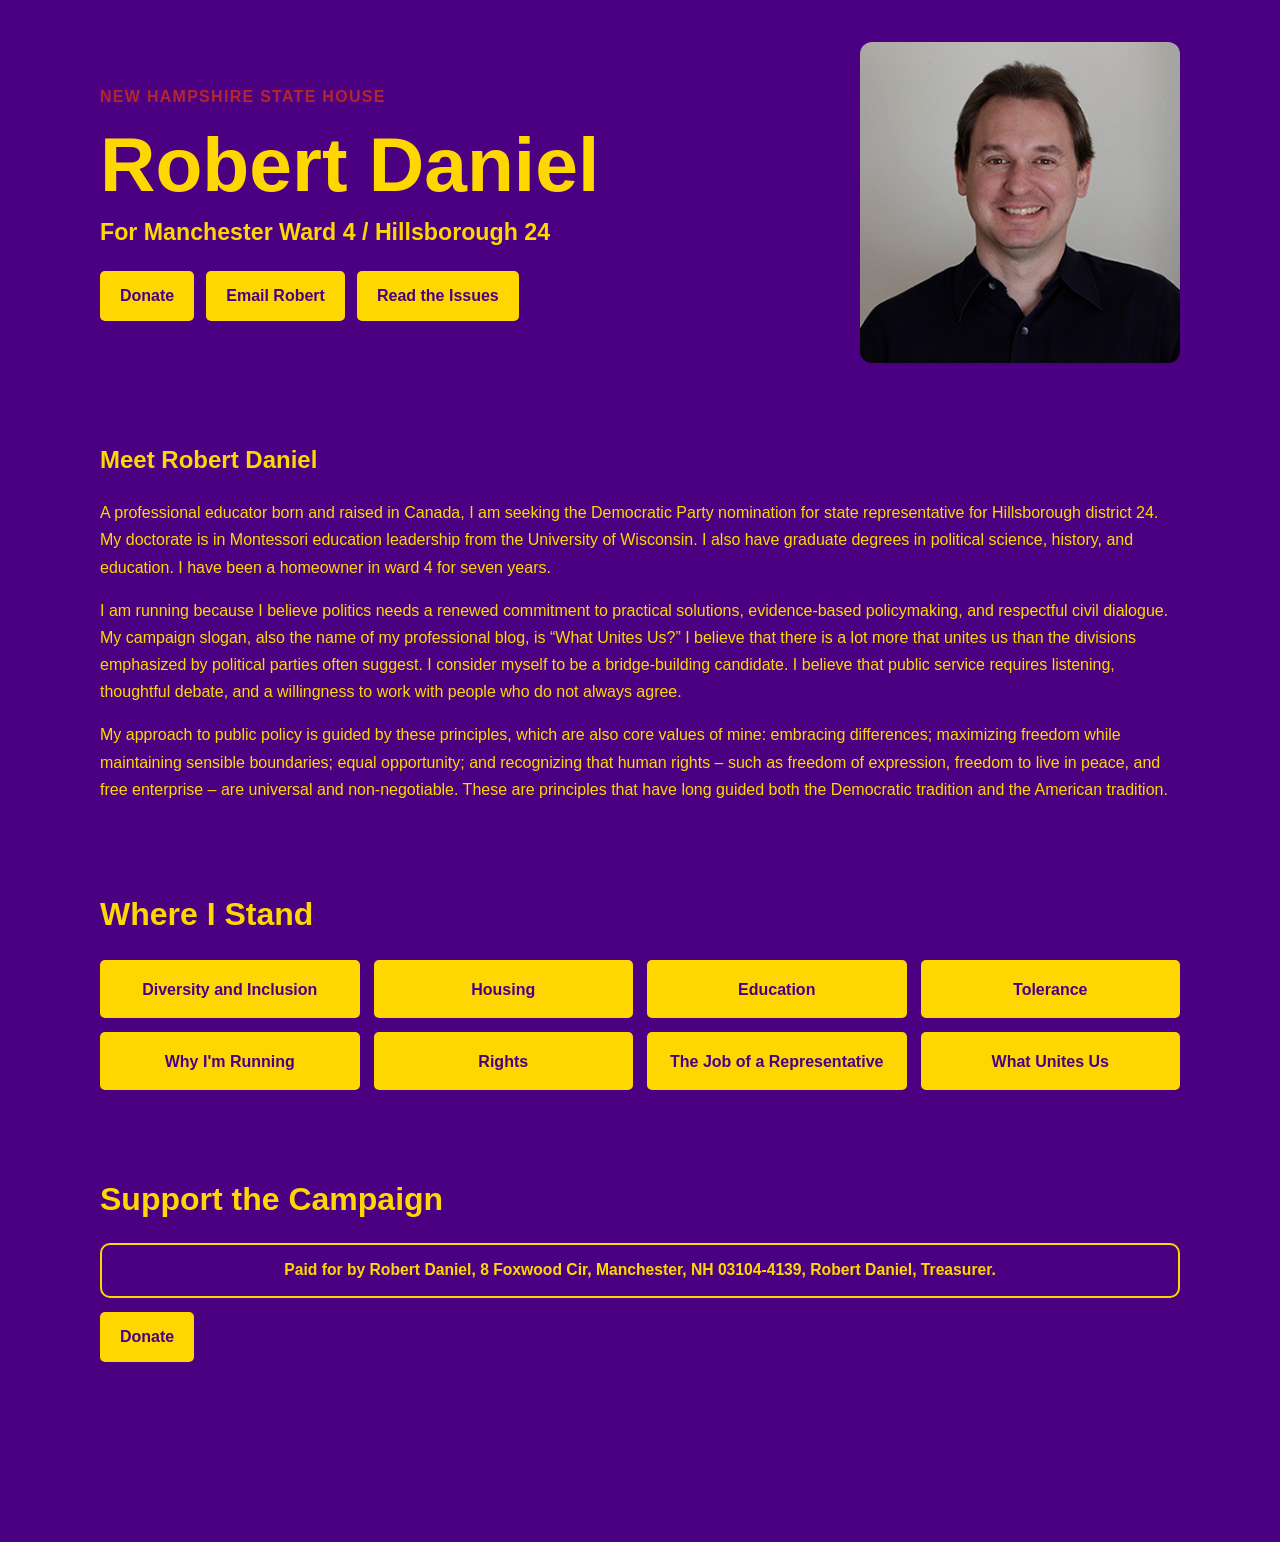
<file: index.html>
<!doctype html><html lang="en"><head><meta charset="utf-8"><meta name="viewport" content="width=device-width,initial-scale=1"><title>Robert Daniel for New Hampshire State House</title><link rel="stylesheet" href="style.css"></head><body><main>
<section class="top-hero"><div class="wrap top-grid">
<div class="top-copy"><div class="eyebrow">NEW HAMPSHIRE STATE HOUSE</div><h1>Robert Daniel</h1>
<div class="district-subtitle">For Manchester Ward 4 / Hillsborough 24</div>
<div class="hero-actions"><a class="btn" href="https://donate.stripe.com/14A14o3Le5su8xB4AfaR200">Donate</a><a class="btn" href="mailto:robertdanielforward4@proton.me">Email Robert</a><a class="btn" href="#issues">Read the Issues</a></div></div>
<div class="top-photo"><img src="images/robert-daniel.jpg" alt="Robert Daniel"></div>
</div></section>
<section class="meet-section"><div class="wrap meet-wrap"><h2>Meet Robert Daniel</h2><p>A professional educator born and raised in Canada, I am seeking the Democratic Party nomination for state representative for Hillsborough district 24. My doctorate is in Montessori education leadership from the University of Wisconsin. I also have graduate degrees in political science, history, and education. I have been a homeowner in ward 4 for seven years.</p><p>I am running because I believe politics needs a renewed commitment to practical solutions, evidence-based policymaking, and respectful civil dialogue. My campaign slogan, also the name of my professional blog, is “What Unites Us?” I believe that there is a lot more that unites us than the divisions emphasized by political parties often suggest. I consider myself to be a bridge-building candidate. I believe that public service requires listening, thoughtful debate, and a willingness to work with people who do not always agree.</p><p>My approach to public policy is guided by these principles, which are also core values of mine: embracing differences; maximizing freedom while maintaining sensible boundaries; equal opportunity; and recognizing that human rights – such as freedom of expression, freedom to live in peace, and free enterprise – are universal and non-negotiable. These are principles that have long guided both the Democratic tradition and the American tradition.</p></div></section>
<section class="where-stand" id="issues">
<div class="wrap">
<h2 class="section-title">Where I Stand</h2>
<div class="issue-button-grid">
<a class="btn issue-nav-btn" href="diversity-inclusion.html">Diversity and Inclusion</a>
<a class="btn issue-nav-btn" href="housing.html">Housing</a>
<a class="btn issue-nav-btn" href="education.html">Education</a>
<a class="btn issue-nav-btn" href="tolerance.html">Tolerance</a>
<a class="btn issue-nav-btn" href="why-running.html">Why I&#x27;m Running</a>

<a class="btn issue-nav-btn" href="rights.html">Rights</a>
<a class="btn issue-nav-btn" href="representative.html">The Job of a Representative</a>
<a class="btn issue-nav-btn" href="what-unites-us.html">What Unites Us</a></div>
</div>
</section>
<section id="donate"><div class="wrap"><h2 class="section-title">Support the Campaign</h2><p class="lead"></p><div class="campaign-disclaimer"><strong>Paid for by Robert Daniel, 8 Foxwood Cir, Manchester, NH 03104-4139, Robert Daniel, Treasurer.</strong></div><a class="btn primary" href="https://donate.stripe.com/14A14o3Le5su8xB4AfaR200">Donate</a></div></section>
</main>
<footer><div class="wrap"><strong></strong><p class="small"></p></div>

</footer>
</body></html>
</file>
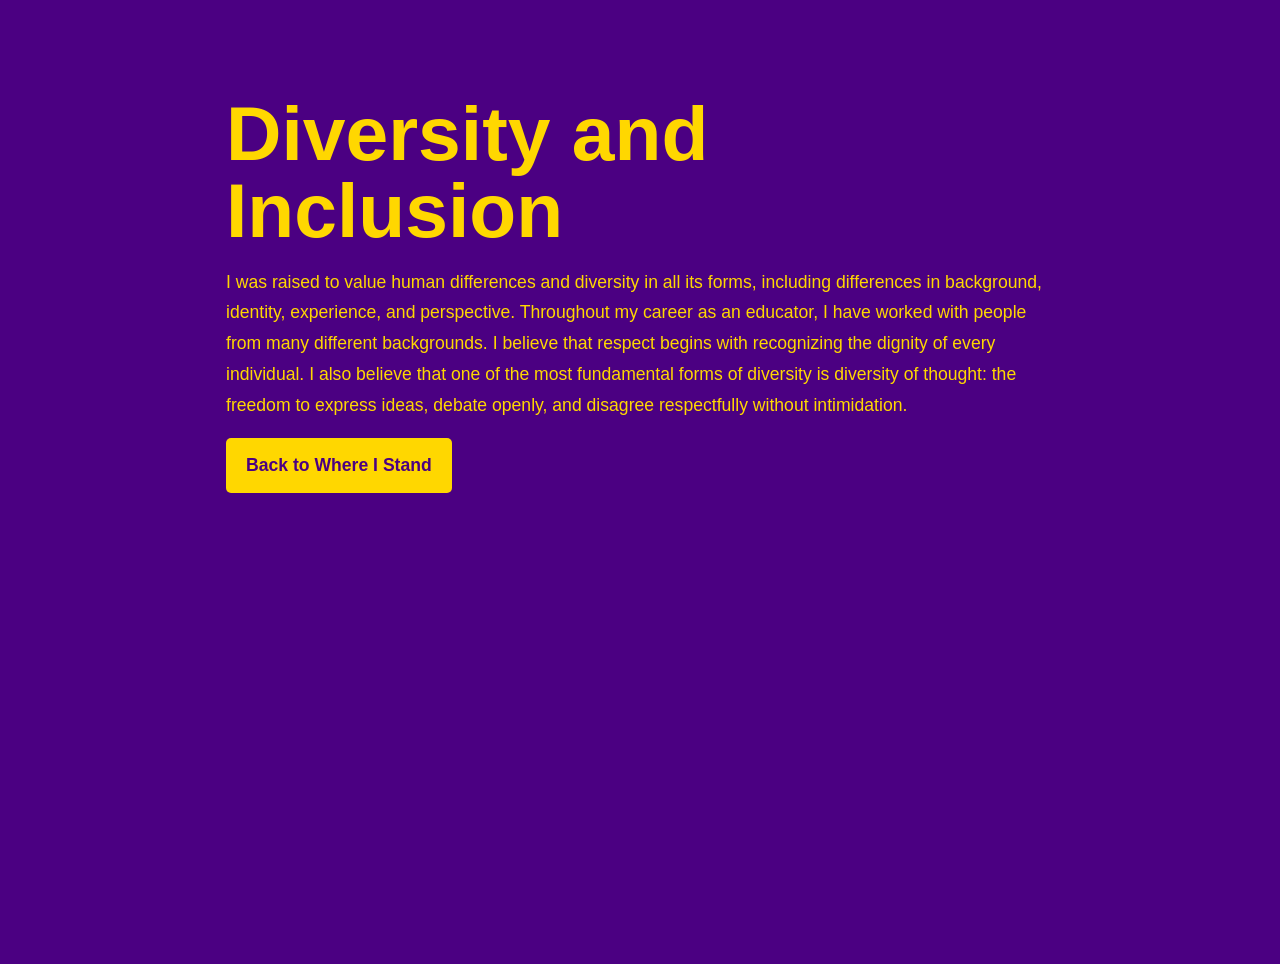
<file: diversity-inclusion.html>
<!doctype html><html lang="en"><head><meta charset="utf-8"><meta name="viewport" content="width=device-width,initial-scale=1"><title>Candidate Website Prototype</title><link rel="stylesheet" href="style.css"></head><body><main>
<section class="issue-detail">
<div class="wrap">
<h1>Diversity and Inclusion</h1>
<p>I was raised to value human differences and diversity in all its forms, including differences in background, identity, experience, and perspective. Throughout my career as an educator, I have worked with people from many different backgrounds. I believe that respect begins with recognizing the dignity of every individual. I also believe that one of the most fundamental forms of diversity is diversity of thought: the freedom to express ideas, debate openly, and disagree respectfully without intimidation.</p>
<p><a class="btn" href="index.html#issues">Back to Where I Stand</a></p>
</div>
</section>
</main></body></html>
</file>
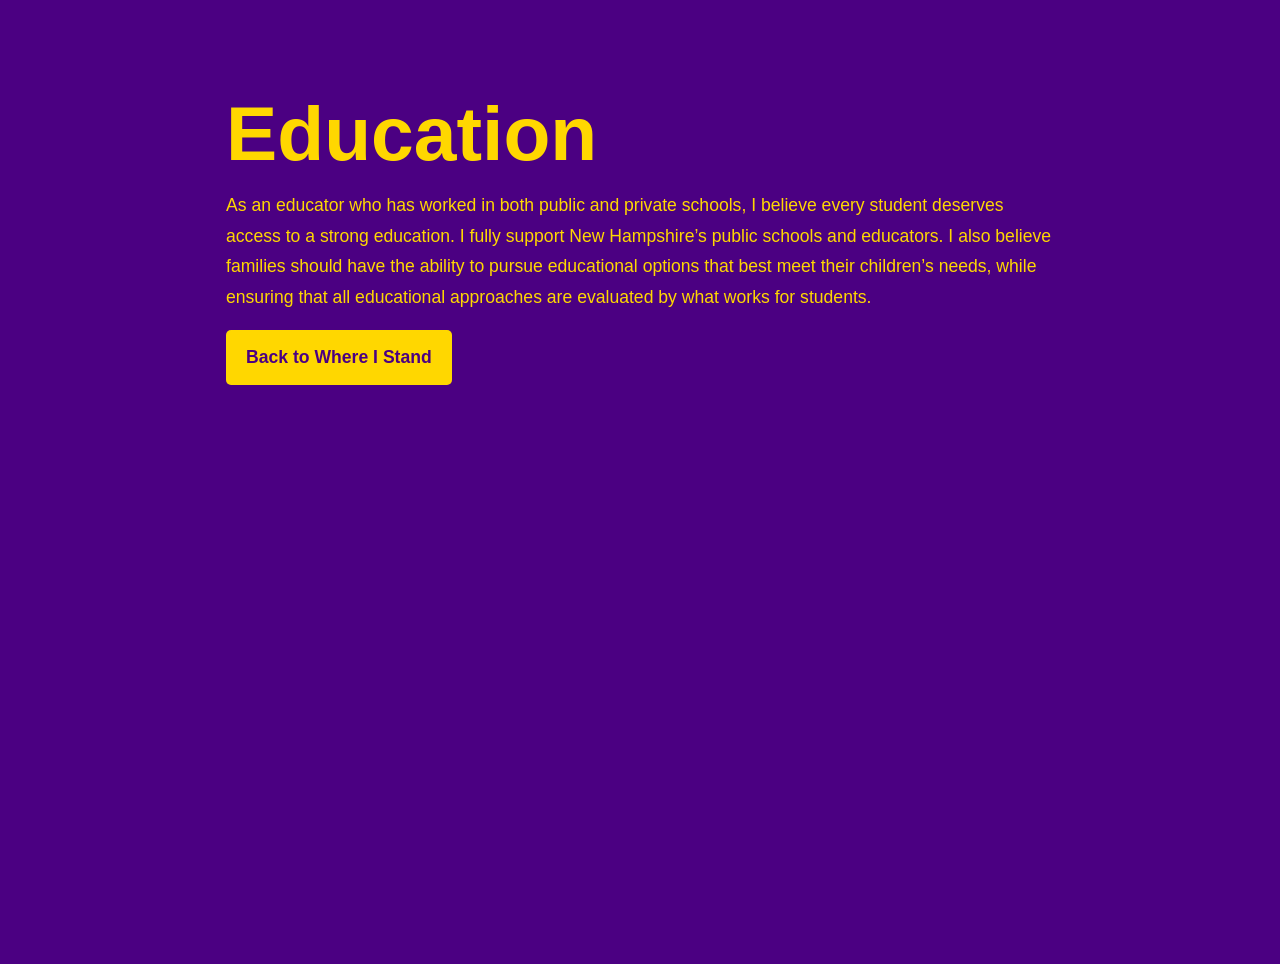
<file: education.html>
<!doctype html><html lang="en"><head><meta charset="utf-8"><meta name="viewport" content="width=device-width,initial-scale=1"><title>Candidate Website Prototype</title><link rel="stylesheet" href="style.css"></head><body><main>
<section class="issue-detail">
<div class="wrap">
<h1>Education</h1>
<p>As an educator who has worked in both public and private schools, I believe every student deserves access to a strong education. I fully support New Hampshire’s public schools and educators. I also believe families should have the ability to pursue educational options that best meet their children’s needs, while ensuring that all educational approaches are evaluated by what works for students.</p>
<p><a class="btn" href="index.html#issues">Back to Where I Stand</a></p>
</div>
</section>
</main></body></html>
</file>
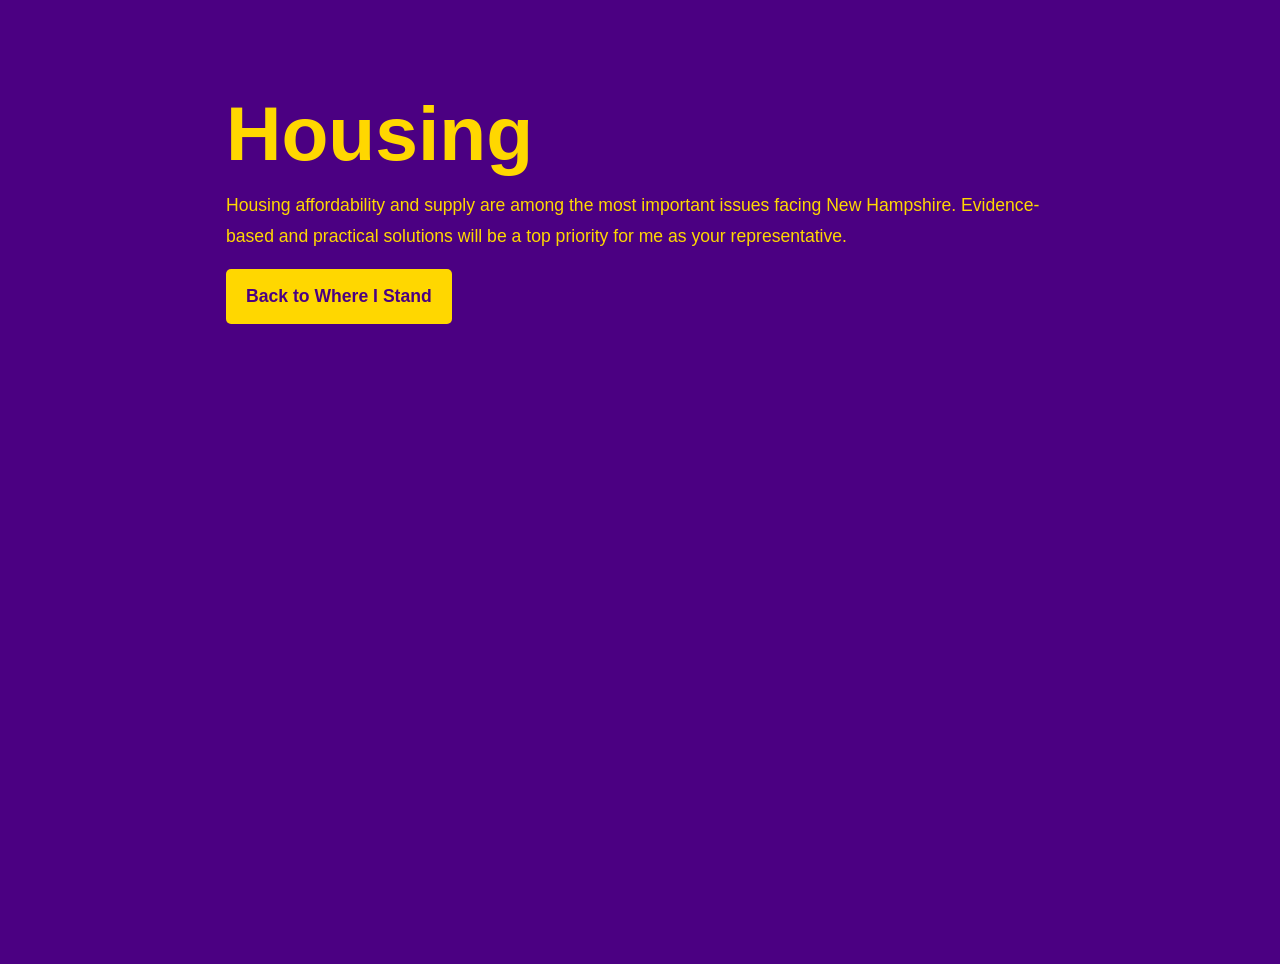
<file: housing.html>
<!doctype html><html lang="en"><head><meta charset="utf-8"><meta name="viewport" content="width=device-width,initial-scale=1"><title>Candidate Website Prototype</title><link rel="stylesheet" href="style.css"></head><body><main>
<section class="issue-detail">
<div class="wrap">
<h1>Housing</h1>
<p>Housing affordability and supply are among the most important issues facing New Hampshire. Evidence-based and practical solutions will be a top priority for me as your representative.</p>
<p><a class="btn" href="index.html#issues">Back to Where I Stand</a></p>
</div>
</section>
</main></body></html>
</file>
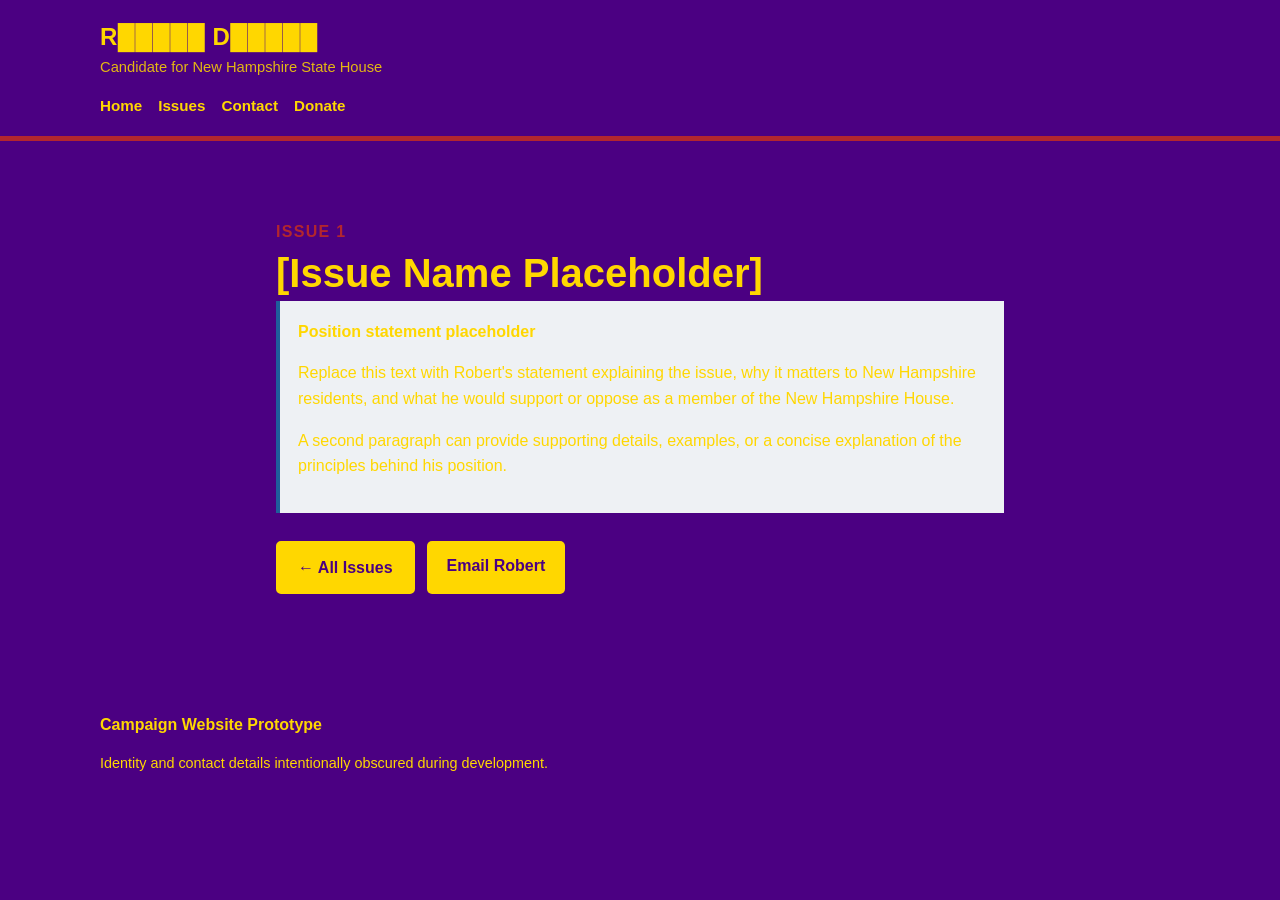
<file: issue1.html>
<!doctype html><html lang="en"><head><meta charset="utf-8"><meta name="viewport" content="width=device-width,initial-scale=1"><title>Issue 1 | Campaign Prototype</title><link rel="stylesheet" href="style.css"></head><body><header><div class="wrap"><div class="brand"><div><a class="candidate" href="index.html">R█████ D█████</a><div class="office">Candidate for New Hampshire State House</div></div></div><nav><a href="index.html">Home</a><a href="index.html#issues">Issues</a><a href="index.html#contact">Contact</a><a href="index.html#donate">Donate</a></nav></div></header><main class="wrap"><article class="issue"><div class="eyebrow">Issue 1</div><h1>[Issue Name Placeholder]</h1><div class="placeholder"><strong>Position statement placeholder</strong><p>Replace this text with Robert's statement explaining the issue, why it matters to New Hampshire residents, and what he would support or oppose as a member of the New Hampshire House.</p><p>A second paragraph can provide supporting details, examples, or a concise explanation of the principles behind his position.</p></div><div class="actions"><a class="btn outline" href="index.html#issues">← All Issues</a><a class="btn secondary" href="mailto:████████████████████@proton.me">Email Robert</a></div></article></main><footer><div class="wrap"><strong>Campaign Website Prototype</strong><p class="small">Identity and contact details intentionally obscured during development.</p></div></footer></body></html>
</file>
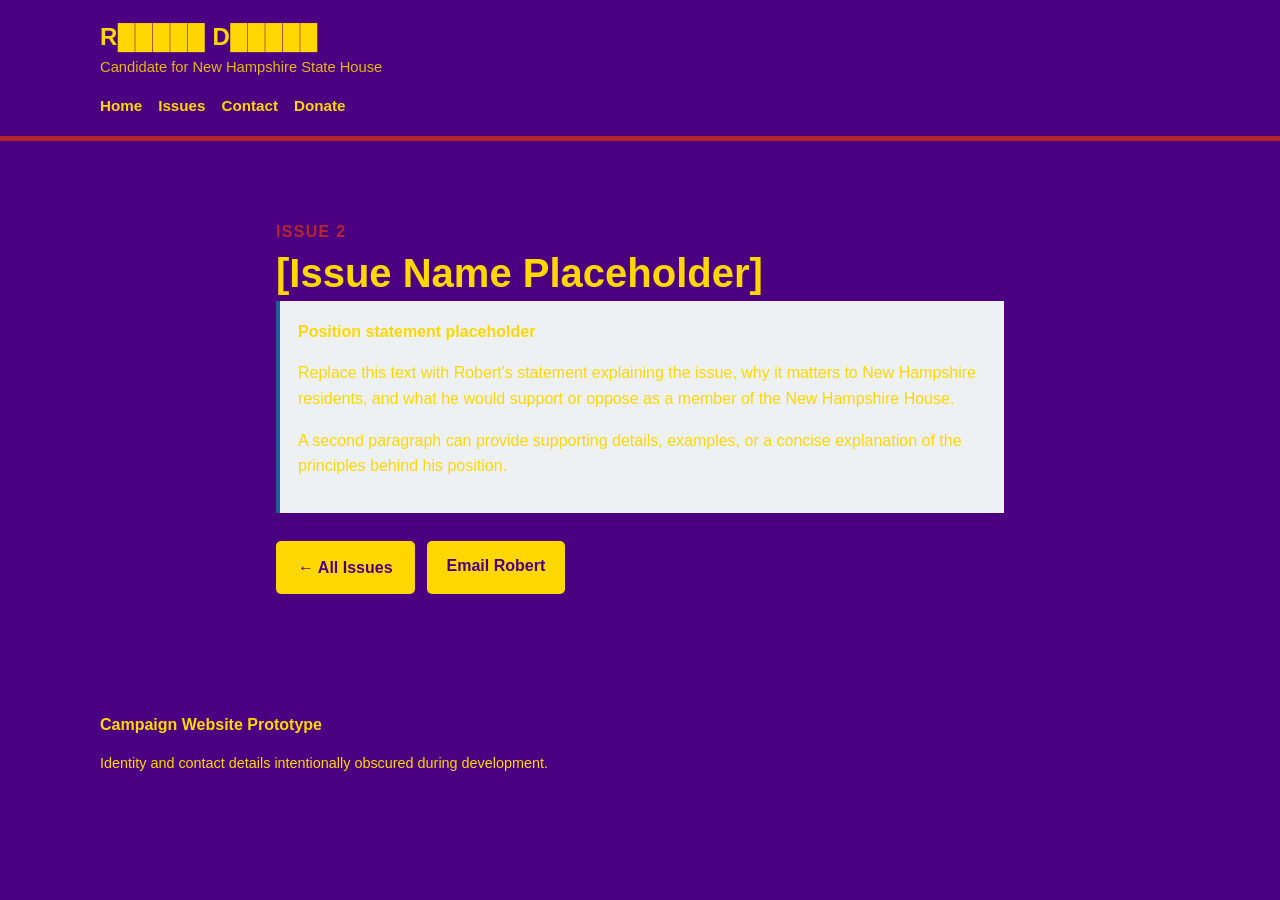
<file: issue2.html>
<!doctype html><html lang="en"><head><meta charset="utf-8"><meta name="viewport" content="width=device-width,initial-scale=1"><title>Issue 2 | Campaign Prototype</title><link rel="stylesheet" href="style.css"></head><body><header><div class="wrap"><div class="brand"><div><a class="candidate" href="index.html">R█████ D█████</a><div class="office">Candidate for New Hampshire State House</div></div></div><nav><a href="index.html">Home</a><a href="index.html#issues">Issues</a><a href="index.html#contact">Contact</a><a href="index.html#donate">Donate</a></nav></div></header><main class="wrap"><article class="issue"><div class="eyebrow">Issue 2</div><h1>[Issue Name Placeholder]</h1><div class="placeholder"><strong>Position statement placeholder</strong><p>Replace this text with Robert's statement explaining the issue, why it matters to New Hampshire residents, and what he would support or oppose as a member of the New Hampshire House.</p><p>A second paragraph can provide supporting details, examples, or a concise explanation of the principles behind his position.</p></div><div class="actions"><a class="btn outline" href="index.html#issues">← All Issues</a><a class="btn secondary" href="mailto:████████████████████@proton.me">Email Robert</a></div></article></main><footer><div class="wrap"><strong>Campaign Website Prototype</strong><p class="small">Identity and contact details intentionally obscured during development.</p></div></footer></body></html>
</file>
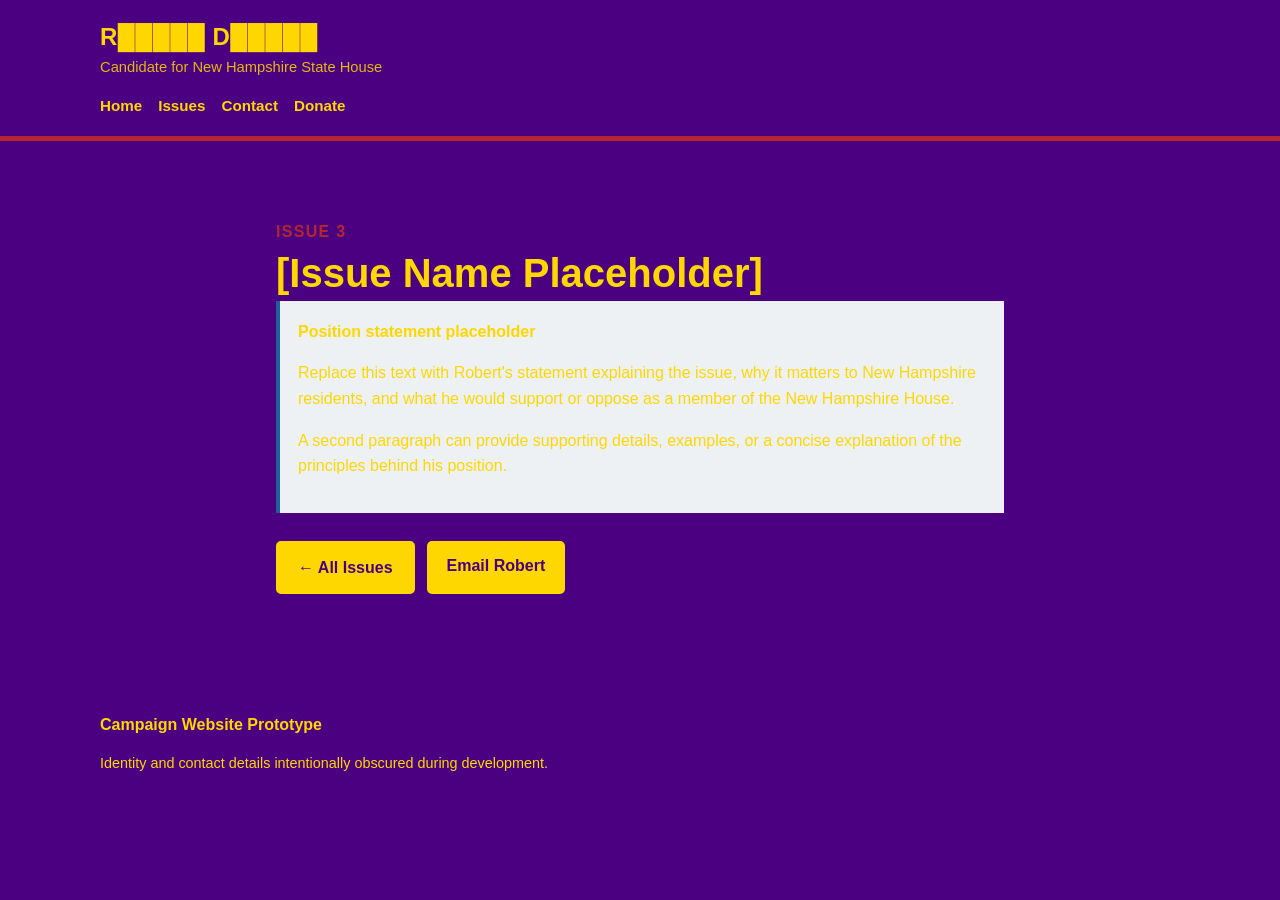
<file: issue3.html>
<!doctype html><html lang="en"><head><meta charset="utf-8"><meta name="viewport" content="width=device-width,initial-scale=1"><title>Issue 3 | Campaign Prototype</title><link rel="stylesheet" href="style.css"></head><body><header><div class="wrap"><div class="brand"><div><a class="candidate" href="index.html">R█████ D█████</a><div class="office">Candidate for New Hampshire State House</div></div></div><nav><a href="index.html">Home</a><a href="index.html#issues">Issues</a><a href="index.html#contact">Contact</a><a href="index.html#donate">Donate</a></nav></div></header><main class="wrap"><article class="issue"><div class="eyebrow">Issue 3</div><h1>[Issue Name Placeholder]</h1><div class="placeholder"><strong>Position statement placeholder</strong><p>Replace this text with Robert's statement explaining the issue, why it matters to New Hampshire residents, and what he would support or oppose as a member of the New Hampshire House.</p><p>A second paragraph can provide supporting details, examples, or a concise explanation of the principles behind his position.</p></div><div class="actions"><a class="btn outline" href="index.html#issues">← All Issues</a><a class="btn secondary" href="mailto:████████████████████@proton.me">Email Robert</a></div></article></main><footer><div class="wrap"><strong>Campaign Website Prototype</strong><p class="small">Identity and contact details intentionally obscured during development.</p></div></footer></body></html>
</file>
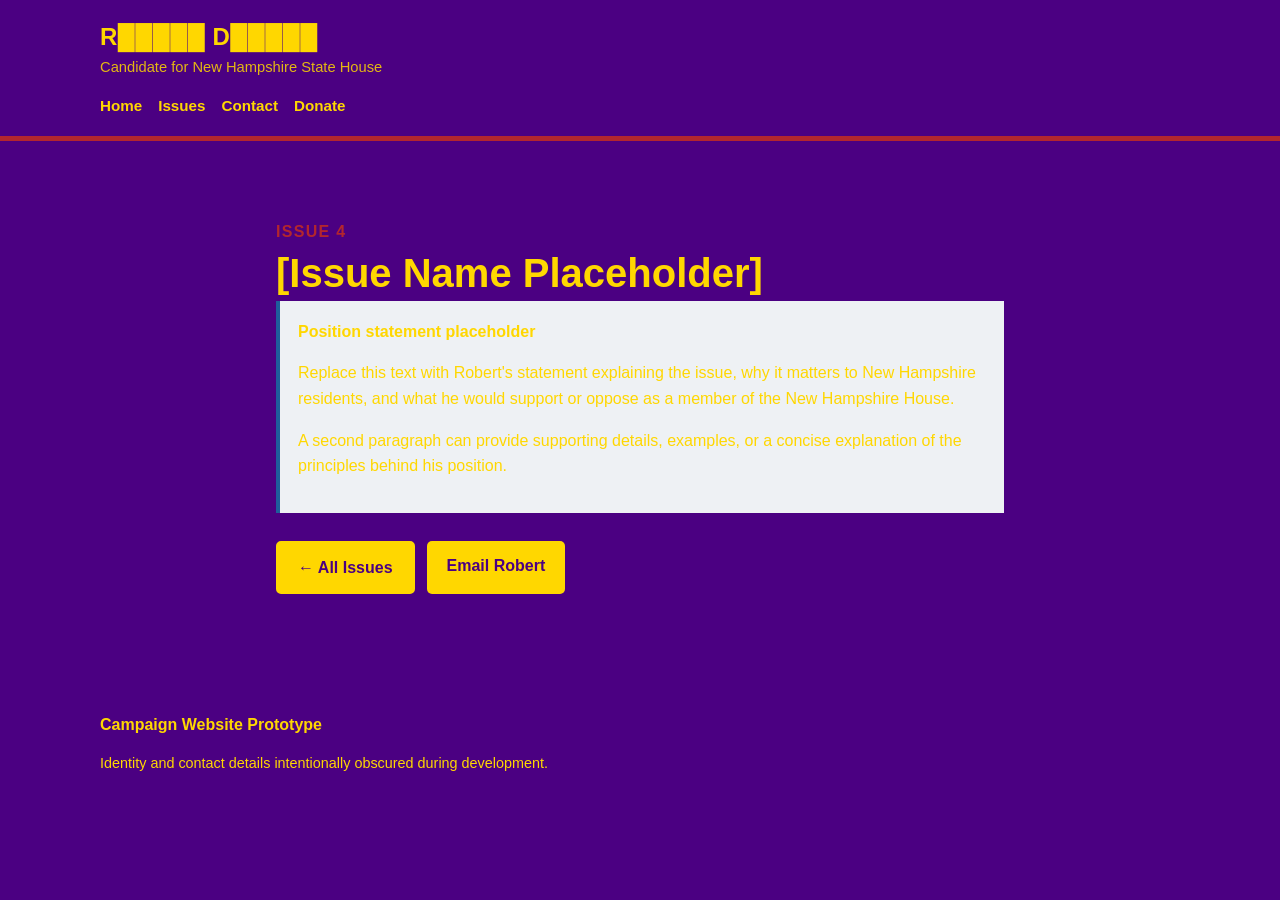
<file: issue4.html>
<!doctype html><html lang="en"><head><meta charset="utf-8"><meta name="viewport" content="width=device-width,initial-scale=1"><title>Issue 4 | Campaign Prototype</title><link rel="stylesheet" href="style.css"></head><body><header><div class="wrap"><div class="brand"><div><a class="candidate" href="index.html">R█████ D█████</a><div class="office">Candidate for New Hampshire State House</div></div></div><nav><a href="index.html">Home</a><a href="index.html#issues">Issues</a><a href="index.html#contact">Contact</a><a href="index.html#donate">Donate</a></nav></div></header><main class="wrap"><article class="issue"><div class="eyebrow">Issue 4</div><h1>[Issue Name Placeholder]</h1><div class="placeholder"><strong>Position statement placeholder</strong><p>Replace this text with Robert's statement explaining the issue, why it matters to New Hampshire residents, and what he would support or oppose as a member of the New Hampshire House.</p><p>A second paragraph can provide supporting details, examples, or a concise explanation of the principles behind his position.</p></div><div class="actions"><a class="btn outline" href="index.html#issues">← All Issues</a><a class="btn secondary" href="mailto:████████████████████@proton.me">Email Robert</a></div></article></main><footer><div class="wrap"><strong>Campaign Website Prototype</strong><p class="small">Identity and contact details intentionally obscured during development.</p></div></footer></body></html>
</file>
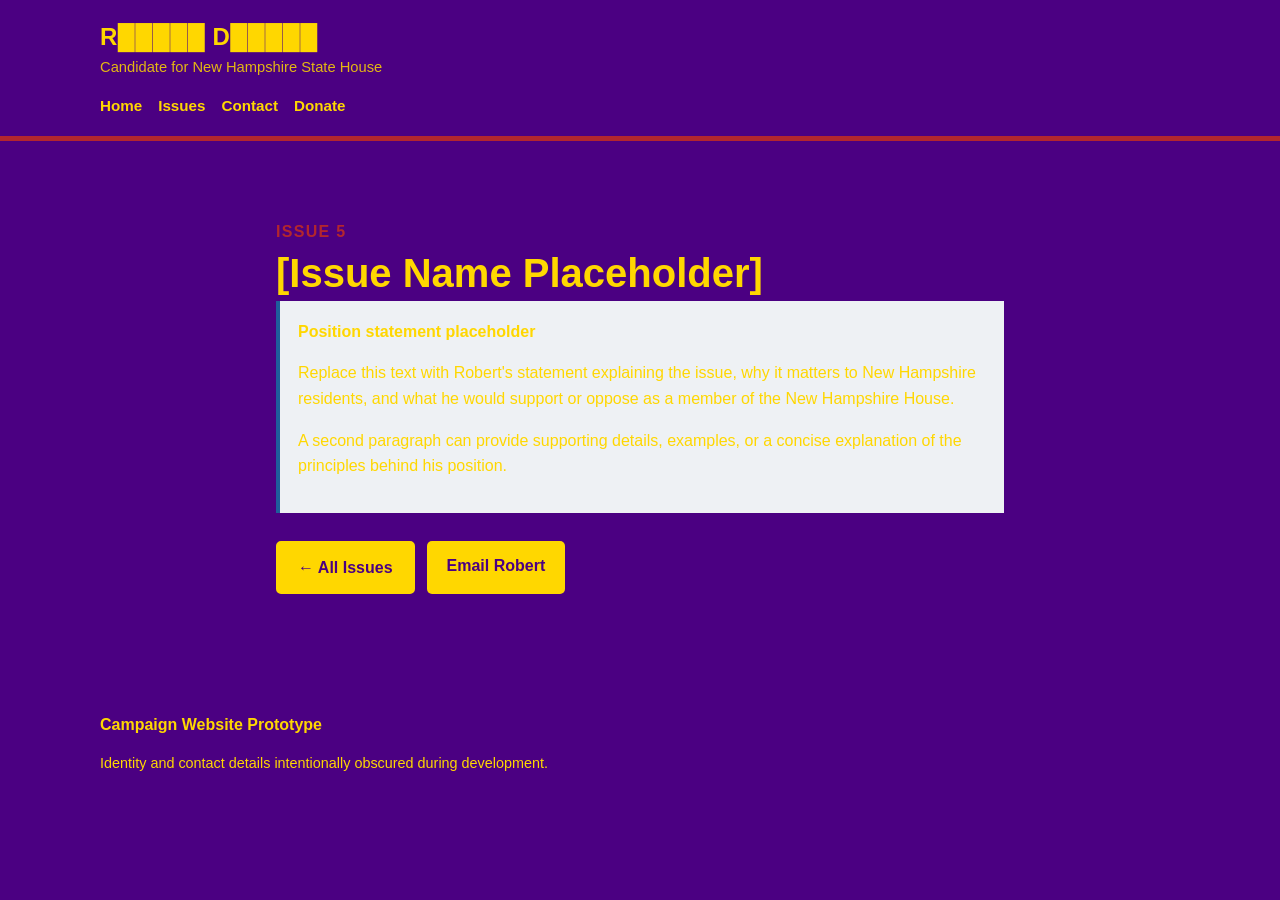
<file: issue5.html>
<!doctype html><html lang="en"><head><meta charset="utf-8"><meta name="viewport" content="width=device-width,initial-scale=1"><title>Issue 5 | Campaign Prototype</title><link rel="stylesheet" href="style.css"></head><body><header><div class="wrap"><div class="brand"><div><a class="candidate" href="index.html">R█████ D█████</a><div class="office">Candidate for New Hampshire State House</div></div></div><nav><a href="index.html">Home</a><a href="index.html#issues">Issues</a><a href="index.html#contact">Contact</a><a href="index.html#donate">Donate</a></nav></div></header><main class="wrap"><article class="issue"><div class="eyebrow">Issue 5</div><h1>[Issue Name Placeholder]</h1><div class="placeholder"><strong>Position statement placeholder</strong><p>Replace this text with Robert's statement explaining the issue, why it matters to New Hampshire residents, and what he would support or oppose as a member of the New Hampshire House.</p><p>A second paragraph can provide supporting details, examples, or a concise explanation of the principles behind his position.</p></div><div class="actions"><a class="btn outline" href="index.html#issues">← All Issues</a><a class="btn secondary" href="mailto:████████████████████@proton.me">Email Robert</a></div></article></main><footer><div class="wrap"><strong>Campaign Website Prototype</strong><p class="small">Identity and contact details intentionally obscured during development.</p></div></footer></body></html>
</file>
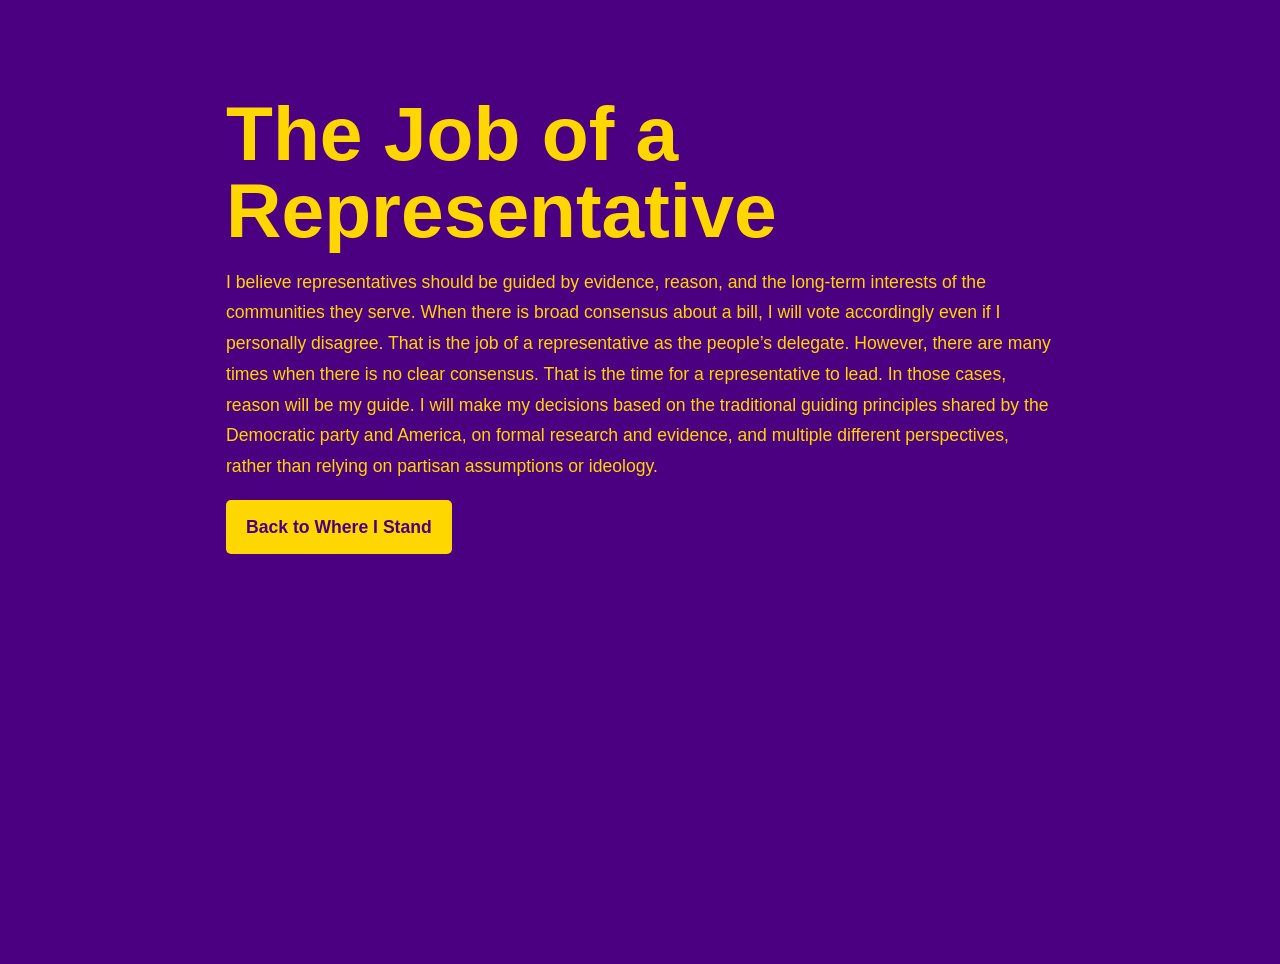
<file: representative.html>
<!doctype html><html lang="en"><head><meta charset="utf-8"><meta name="viewport" content="width=device-width,initial-scale=1"><title>Candidate Website Prototype</title><link rel="stylesheet" href="style.css"></head><body><main>
<section class="issue-detail">
<div class="wrap">
<h1>The Job of a Representative</h1>
<p>I believe representatives should be guided by evidence, reason, and the long-term interests of the communities they serve. When there is broad consensus about a bill, I will vote accordingly even if I personally disagree. That is the job of a representative as the people’s delegate. However, there are many times when there is no clear consensus. That is the time for a representative to lead. In those cases, reason will be my guide. I will make my decisions based on the traditional guiding principles shared by the Democratic party and America, on formal research and evidence, and multiple different perspectives, rather than relying on partisan assumptions or ideology.</p>
<p><a class="btn" href="index.html#issues">Back to Where I Stand</a></p>
</div>
</section>
</main></body></html>
</file>
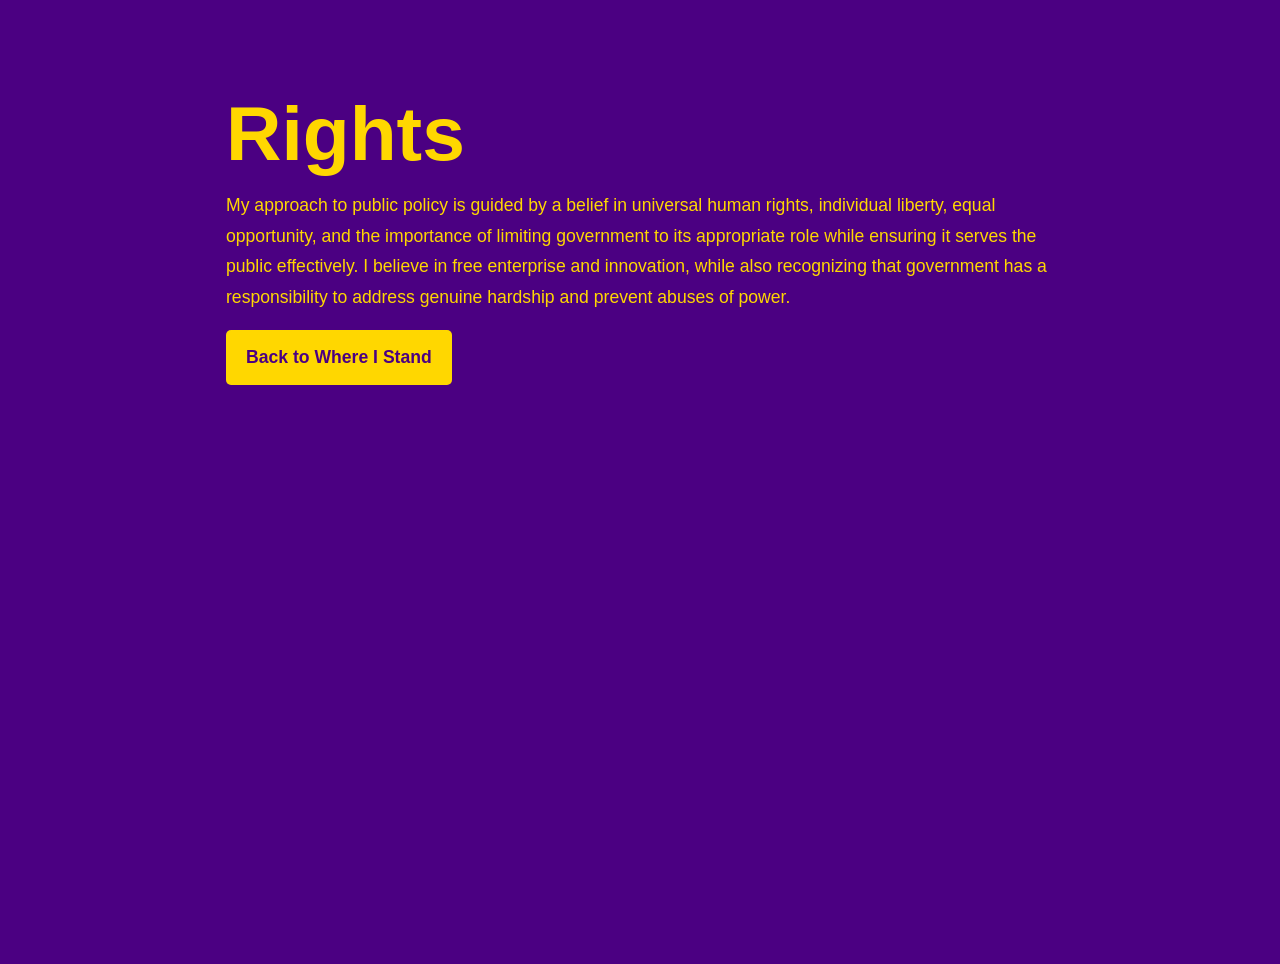
<file: rights.html>
<!doctype html><html lang="en"><head><meta charset="utf-8"><meta name="viewport" content="width=device-width,initial-scale=1"><title>Candidate Website Prototype</title><link rel="stylesheet" href="style.css"></head><body><main>
<section class="issue-detail">
<div class="wrap">
<h1>Rights</h1>
<p>My approach to public policy is guided by a belief in universal human rights, individual liberty, equal opportunity, and the importance of limiting government to its appropriate role while ensuring it serves the public effectively. I believe in free enterprise and innovation, while also recognizing that government has a responsibility to address genuine hardship and prevent abuses of power.</p>
<p><a class="btn" href="index.html#issues">Back to Where I Stand</a></p>
</div>
</section>
</main></body></html>
</file>
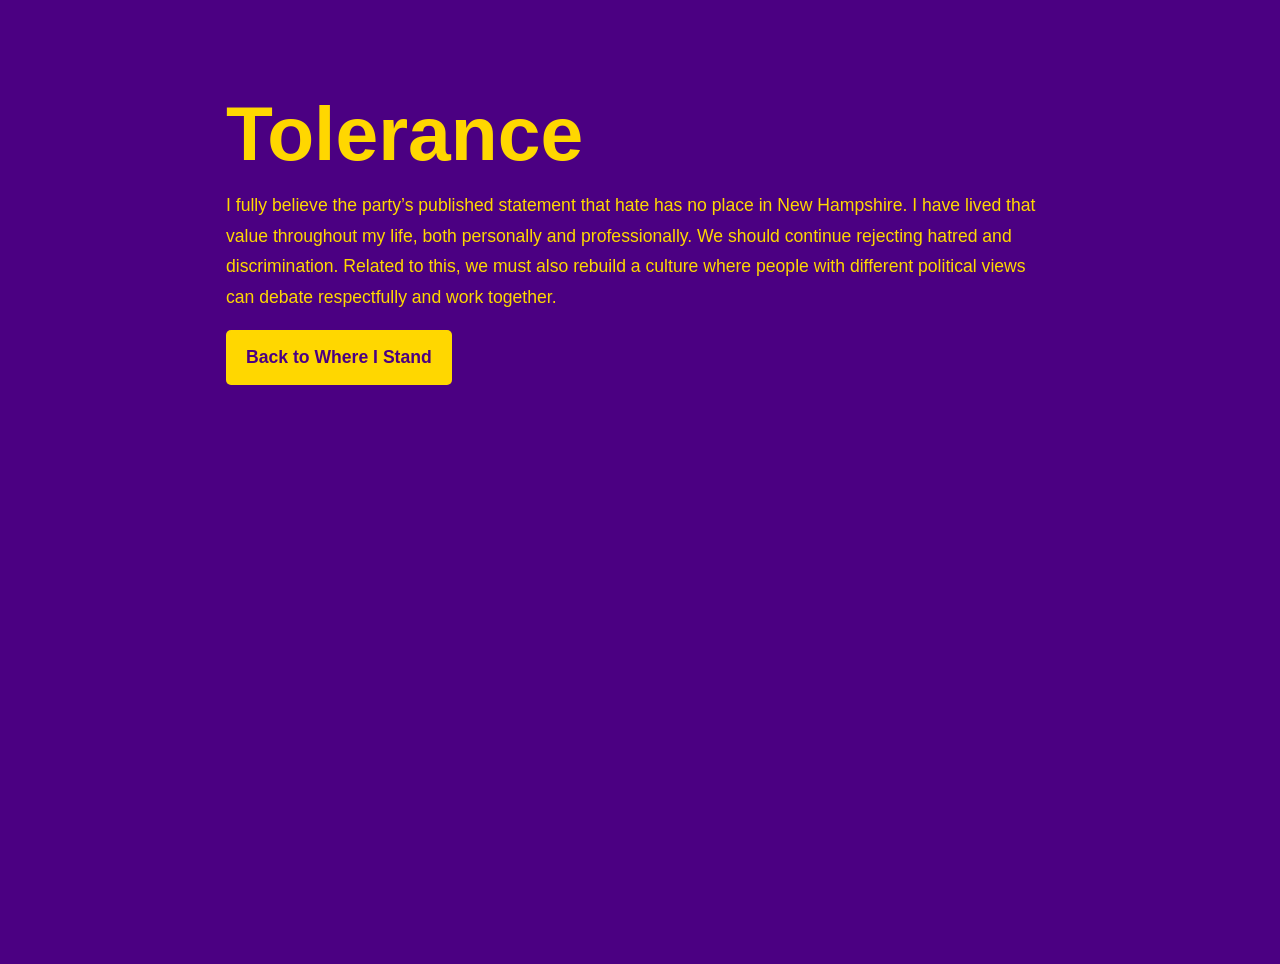
<file: tolerance.html>
<!doctype html><html lang="en"><head><meta charset="utf-8"><meta name="viewport" content="width=device-width,initial-scale=1"><title>Candidate Website Prototype</title><link rel="stylesheet" href="style.css"></head><body><main>
<section class="issue-detail">
<div class="wrap">
<h1>Tolerance</h1>
<p>I fully believe the party’s published statement that hate has no place in New Hampshire. I have lived that value throughout my life, both personally and professionally. We should continue rejecting hatred and discrimination. Related to this, we must also rebuild a culture where people with different political views can debate respectfully and work together.</p>
<p><a class="btn" href="index.html#issues">Back to Where I Stand</a></p>
</div>
</section>
</main></body></html>
</file>
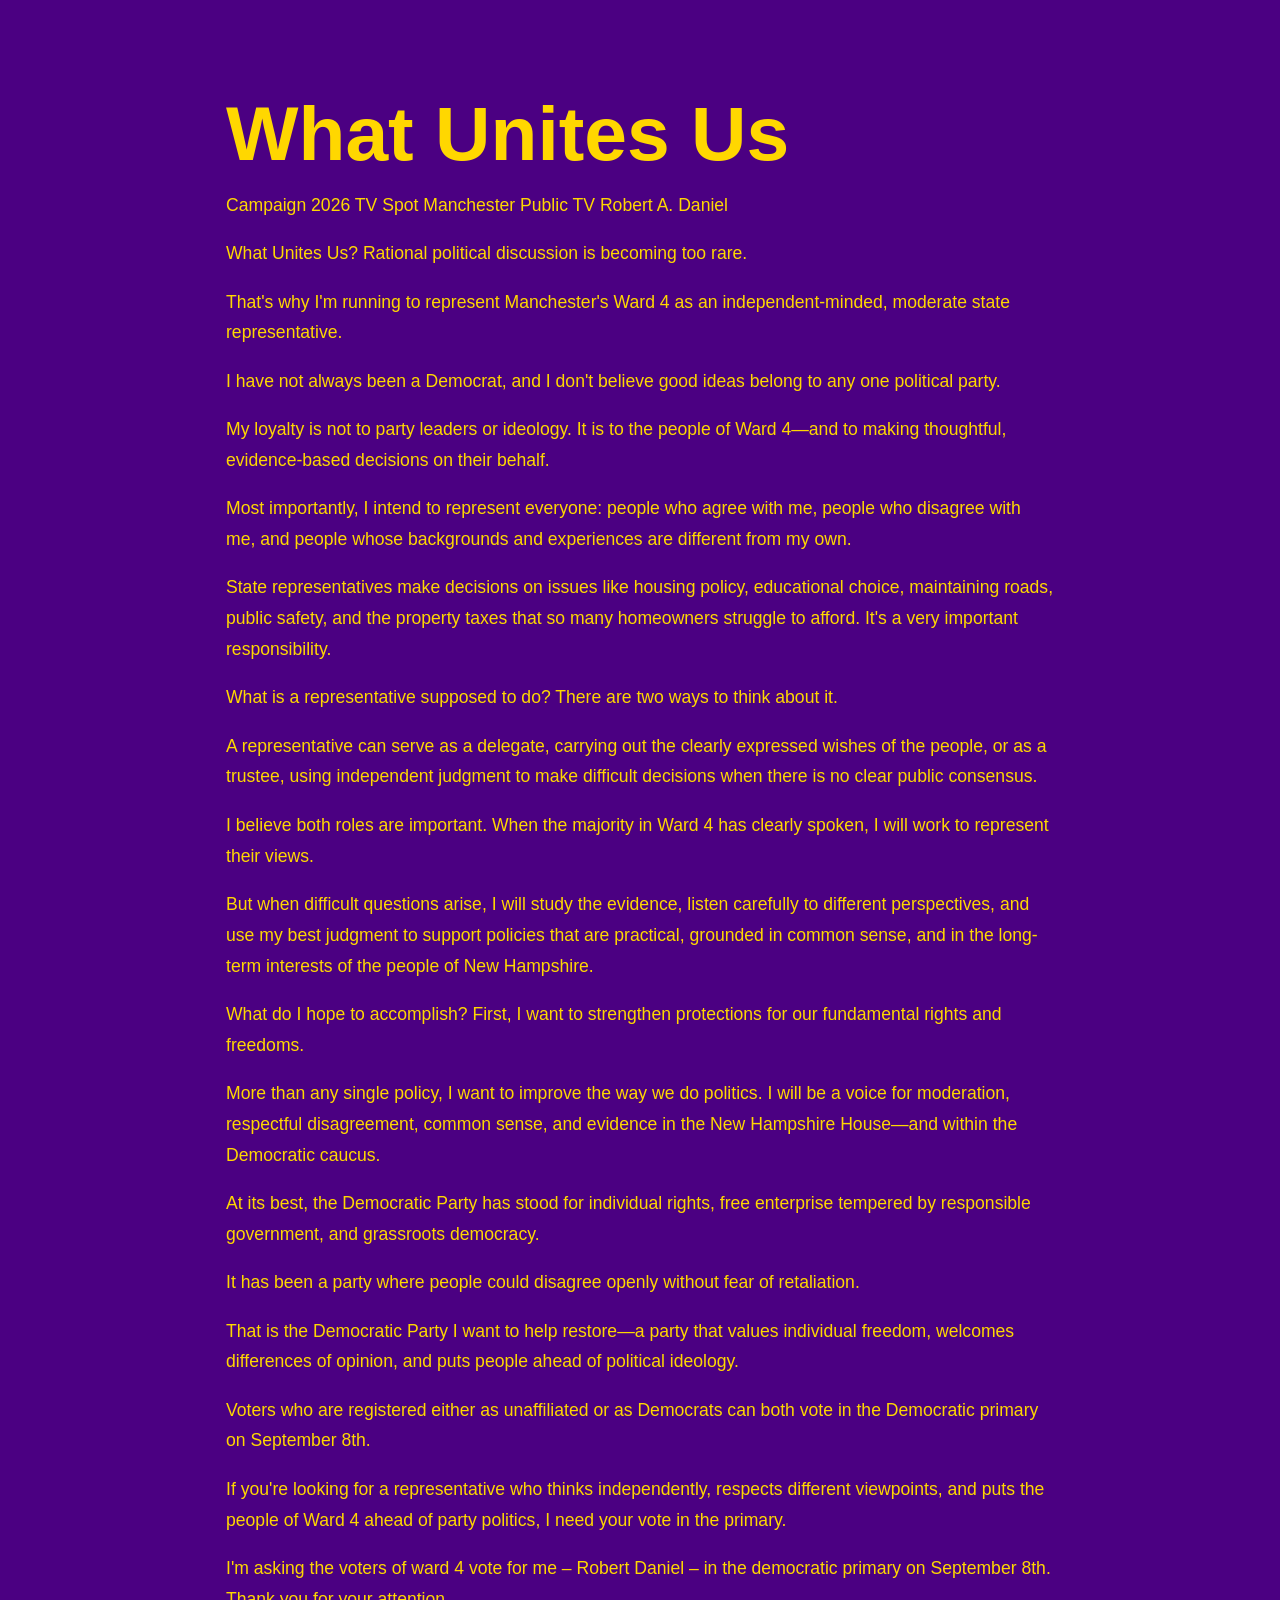
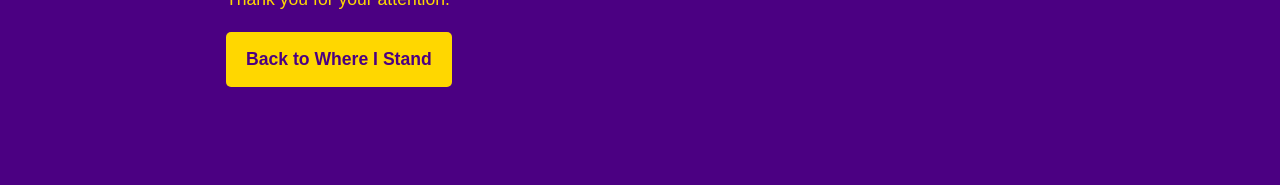
<file: what-unites-us.html>
<!doctype html><html lang="en"><head><meta charset="utf-8"><meta name="viewport" content="width=device-width,initial-scale=1"><title>Candidate Website Prototype</title><link rel="stylesheet" href="style.css"></head><body><main>
<section class="issue-detail">
<div class="wrap">
<h1>What Unites Us</h1>
<p>Campaign 2026 TV Spot Manchester Public TV Robert A. Daniel</p>
<p>What Unites Us? Rational political discussion is becoming too rare.</p>
<p>That&#x27;s why I&#x27;m running to represent Manchester&#x27;s Ward 4 as an independent-minded, moderate state representative.</p>
<p>I have not always been a Democrat, and I don&#x27;t believe good ideas belong to any one political party.</p>
<p>My loyalty is not to party leaders or ideology. It is to the people of Ward 4—and to making thoughtful, evidence-based decisions on their behalf.</p>
<p>Most importantly, I intend to represent everyone: people who agree with me, people who disagree with me, and people whose backgrounds and experiences are different from my own.</p>
<p>State representatives make decisions on issues like housing policy, educational choice, maintaining roads, public safety, and the property taxes that so many homeowners struggle to afford. It&#x27;s a very important responsibility.</p>
<p>What is a representative supposed to do? There are two ways to think about it.</p>
<p>A representative can serve as a delegate, carrying out the clearly expressed wishes of the people, or as a trustee, using independent judgment to make difficult decisions when there is no clear public consensus.</p>
<p>I believe both roles are important. When the majority in Ward 4 has clearly spoken, I will work to represent their views.</p>
<p>But when difficult questions arise, I will study the evidence, listen carefully to different perspectives, and use my best judgment to support policies that are practical, grounded in common sense, and in the long-term interests of the people of New Hampshire.</p>
<p>What do I hope to accomplish? First, I want to strengthen protections for our fundamental rights and freedoms.</p>
<p>More than any single policy, I want to improve the way we do politics. I will be a voice for moderation, respectful disagreement, common sense, and evidence in the New Hampshire House—and within the Democratic caucus.</p>
<p>At its best, the Democratic Party has stood for individual rights, free enterprise tempered by responsible government, and grassroots democracy.</p>
<p>It has been a party where people could disagree openly without fear of retaliation.</p>
<p>That is the Democratic Party I want to help restore—a party that values individual freedom, welcomes differences of opinion, and puts people ahead of political ideology.</p>
<p>Voters who are registered either as unaffiliated or as Democrats can both vote in the Democratic primary on September 8th.</p>
<p>If you&#x27;re looking for a representative who thinks independently, respects different viewpoints, and puts the people of Ward 4 ahead of party politics, I need your vote in the primary.</p>
<p>I&#x27;m asking the voters of ward 4 vote for me – Robert Daniel – in the democratic primary on September 8th. Thank you for your attention.</p>
<p><a class="btn" href="index.html#issues">Back to Where I Stand</a></p>
</div>
</section>
</main></body></html>
</file>
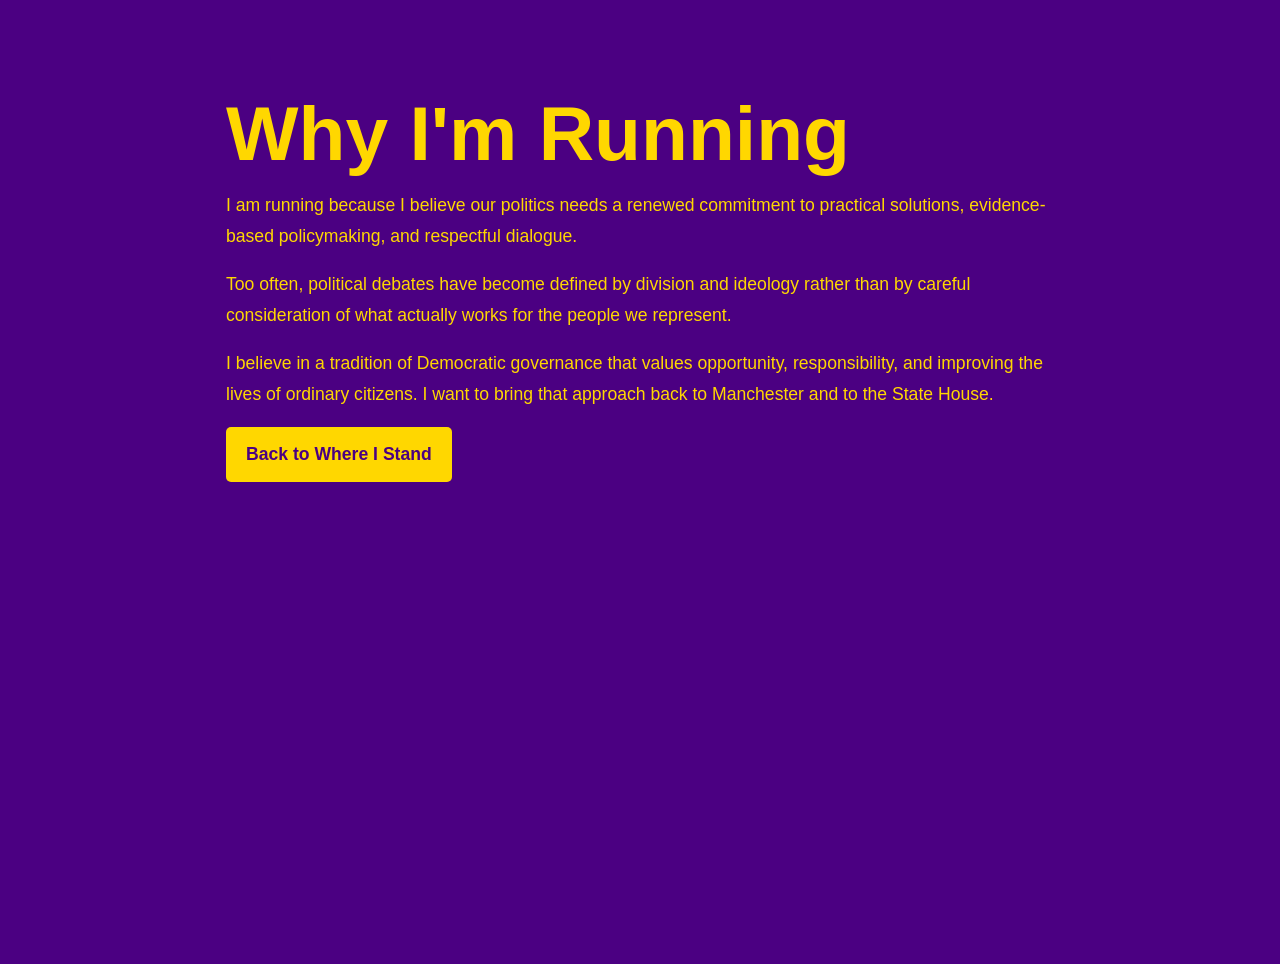
<file: why-running.html>
<!doctype html><html lang="en"><head><meta charset="utf-8"><meta name="viewport" content="width=device-width,initial-scale=1"><title>Candidate Website Prototype</title><link rel="stylesheet" href="style.css"></head><body><main>
<section class="issue-detail">
<div class="wrap">
<h1>Why I&#x27;m Running</h1>
<p>I am running because I believe our politics needs a renewed commitment to practical solutions, evidence-based policymaking, and respectful dialogue.</p>
<p>Too often, political debates have become defined by division and ideology rather than by careful consideration of what actually works for the people we represent.</p>
<p>I believe in a tradition of Democratic governance that values opportunity, responsibility, and improving the lives of ordinary citizens. I want to bring that approach back to Manchester and to the State House.</p>
<p><a class="btn" href="index.html#issues">Back to Where I Stand</a></p>
</div>
</section>
</main></body></html>
</file>
<file: style.css>
:root{--navy:#0b2748;--blue:#1f5d9b;--red:#b3262e;--cream:#f7f5ef;--ink:#18212b;--muted:#66717c;--white:#fff}*{box-sizing:border-box}body{margin:0;font-family:Arial,Helvetica,sans-serif;color:var(--ink);background:var(--cream);line-height:1.6}header{background:var(--navy);color:#fff;padding:18px 0;border-bottom:5px solid var(--red)}.wrap{width:min(1080px,92%);margin:auto}.brand{display:flex;justify-content:space-between;align-items:center;gap:20px}.brand a{color:white;text-decoration:none}.candidate{font-size:1.5rem;font-weight:800;letter-spacing:.02em}.office{font-size:.92rem;opacity:.85}nav{display:flex;flex-wrap:wrap;gap:16px;margin-top:14px}nav a{color:#fff;text-decoration:none;font-weight:700;font-size:.95rem}.hero{padding:64px 0;background:linear-gradient(135deg,#eef3f8,#fff)}.hero-grid{display:grid;grid-template-columns:1.25fr .75fr;gap:48px;align-items:center}.eyebrow{color:var(--red);font-weight:800;text-transform:uppercase;letter-spacing:.08em}h1{font-size:clamp(2.4rem,6vw,4.8rem);line-height:1;margin:.2em 0}.tagline{font-size:1.3rem;color:#405064;max-width:700px}.photo{aspect-ratio:4/5;background:#d8dee5;border:8px solid white;box-shadow:0 12px 30px #0002;display:grid;place-items:center;text-align:center;padding:20px;font-weight:700;color:#5b6570;filter:blur(3px)}.actions{display:flex;flex-wrap:wrap;gap:12px;margin-top:28px}.btn{display:inline-block;padding:12px 20px;border-radius:5px;text-decoration:none;font-weight:800}.primary{background:var(--red);color:#fff}.secondary{background:var(--blue);color:#fff}.outline{border:2px solid var(--navy);color:var(--navy)}section{padding:52px 0}.section-title{font-size:2rem;margin:0 0 8px}.lead{color:var(--muted);max-width:760px}.cards{display:grid;grid-template-columns:repeat(3,1fr);gap:18px;margin-top:26px}.card{background:white;border-top:4px solid var(--blue);padding:24px;box-shadow:0 4px 18px #0001}.card h3{margin-top:0}.card a{color:var(--blue);font-weight:800}.notice{background:#fff4d6;border:1px solid #e6c96f;padding:15px 18px;border-radius:5px;margin:22px 0}.issue{max-width:800px;background:#fff;padding:36px;margin:42px auto;box-shadow:0 4px 20px #0001}.issue h1{font-size:2.5rem}.placeholder{background:#eef1f4;border-left:4px solid var(--blue);padding:18px;color:#4e5965}footer{background:#081d35;color:#dce5ef;padding:32px 0;margin-top:50px}.small{font-size:.9rem;color:#6b7681}footer .small{color:#b9c6d3}@media(max-width:760px){.hero-grid,.cards{grid-template-columns:1fr}.hero{padding:38px 0}.photo{max-width:360px}.brand{align-items:flex-start;flex-direction:column}}

/* Royal purple / yellow campaign override */
:root {
  --campaign-purple: #4B0082;
  --campaign-yellow: #FFD700;
}

html, body {
  background: var(--campaign-purple) !important;
  color: var(--campaign-yellow) !important;
}

header, nav, main, section, article, footer,
.hero, .card, .issue-card, .container, .content, .panel,
main > div, main > section, section > div {
  background: var(--campaign-purple) !important;
  background-color: var(--campaign-purple) !important;
  color: var(--campaign-yellow) !important;
  box-shadow: none !important;
}

h1, h2, h3, h4, h5, h6, p, li, span, label, strong, em {
  color: var(--campaign-yellow) !important;
}

a {
  color: var(--campaign-yellow) !important;
}

button, .button, .btn, a.button, a.btn {
  background: var(--campaign-yellow) !important;
  color: var(--campaign-purple) !important;
  border-color: var(--campaign-yellow) !important;
}


/* Public candidate information */
.candidate-photo img,
.photo img,
.portrait img {
  filter: none !important;
  width: 100%;
  max-width: 330px;
  height: auto;
  border-radius: 12px;
  display: block;
  margin: 0 auto;
}
.blurred, .blur {
  filter: none !important;
}
.contact-phone a {
  color: var(--campaign-yellow) !important;
}

.blur,.blurred,.redacted,.masked{filter:none!important;text-shadow:none!important}
.issue-detail{background:var(--campaign-purple)!important;color:var(--campaign-yellow)!important;max-width:900px;margin:2rem auto}
.issue-detail p{font-size:1.15rem;line-height:1.7}

/* v9: candidate name is public and must never be obscured */
.candidate-name, .name, .brand, .site-title, .redacted, .masked, .blur, .blurred {
  filter: none !important;
  text-shadow: none !important;
  background: transparent !important;
  background-color: transparent !important;
  color: var(--campaign-yellow) !important;
}
.candidate-name::before, .candidate-name::after,
.name::before, .name::after,
.redacted::before, .redacted::after,
.masked::before, .masked::after,
.blur::before, .blur::after,
.blurred::before, .blurred::after {
  content: none !important;
  display: none !important;
}

.content-section{background:var(--campaign-purple)!important;color:var(--campaign-yellow)!important;padding:2rem 0}
.content-section .wrap{max-width:900px}.content-section p{line-height:1.7;font-size:1.05rem}

.phone-btn { margin-left: .5rem; }
@media (max-width: 600px) {
  .phone-btn { margin-left: 0; margin-top: .5rem; }
}

/* v13: single-column top section */
.hero-grid {
  display: block !important;
  grid-template-columns: 1fr !important;
}
.hero .content-section {
  width: 100% !important;
  max-width: none !important;
  padding: 1.25rem 0 !important;
}
.hero .content-section .wrap {
  max-width: 900px !important;
  margin: 0 !important;
  padding: 0 !important;
}

/* v14: candidate photo below full-width Meet Robert Daniel section */
.candidate-photo-full {
  width: 100%;
  text-align: center;
  margin: 1rem 0 2rem;
}
.candidate-photo-full img {
  display: inline-block;
  width: min(330px, 90%);
  height: auto;
  border-radius: 12px;
  filter: none !important;
}

/* v15: top hero has name left, photo right; Meet Robert follows full-width */
.hero-grid {
  display: grid !important;
  grid-template-columns: minmax(0, 1fr) minmax(240px, 340px) !important;
  gap: 2rem !important;
  align-items: center !important;
}
.hero-photo {
  text-align: right;
}
.hero-photo img {
  width: 100%;
  max-width: 320px;
  height: auto;
  border-radius: 12px;
  filter: none !important;
}
@media (max-width: 700px) {
  .hero-grid {
    grid-template-columns: 1fr !important;
  }
  .hero-photo {
    text-align: center;
  }
}

/* v16 fixed top layout */
.top-hero,.meet-section{background:var(--campaign-purple)!important;color:var(--campaign-yellow)!important}
.top-hero{padding:42px 0 32px!important}
.top-grid{display:grid!important;grid-template-columns:minmax(0,1fr) 320px!important;gap:48px!important;align-items:center!important;max-width:1080px!important;margin:0 auto!important}
.top-copy h1{margin:0 0 24px!important}.top-copy .eyebrow{margin-bottom:16px!important}
.hero-actions{display:flex!important;flex-wrap:wrap!important;gap:12px!important}
.top-photo{width:320px!important;justify-self:end!important}.top-photo img{display:block!important;width:320px!important;height:auto!important;border-radius:12px!important;filter:none!important}
.meet-section{display:block!important;width:100%!important;padding:26px 0 38px!important;clear:both!important}
.meet-wrap{display:block!important;max-width:1080px!important;margin:0 auto!important}.meet-section p{width:100%!important;max-width:none!important;line-height:1.7!important}
@media(max-width:760px){.top-grid{grid-template-columns:1fr!important}.top-photo{justify-self:start!important;width:min(320px,100%)!important}.top-photo img{width:min(320px,100%)!important}}

/* v19: seven-button Where I Stand navigation */
.where-stand{background:var(--campaign-purple)!important;color:var(--campaign-yellow)!important;padding:32px 0}
.issue-button-grid{display:grid!important;grid-template-columns:repeat(auto-fit,minmax(220px,1fr))!important;gap:14px!important;margin-top:20px!important}
.issue-nav-btn{display:block!important;text-align:center!important}
.issue-detail{background:var(--campaign-purple)!important;color:var(--campaign-yellow)!important;min-height:100vh;padding:48px 0}
.issue-detail .wrap{max-width:900px!important;margin:0 auto!important}
.issue-detail p{font-size:1.1rem!important;line-height:1.75!important}

/* v20: vertically center all Where I Stand button labels */
.issue-nav-btn {
  display: flex !important;
  align-items: center !important;
  justify-content: center !important;
  min-height: 58px !important;
  line-height: 1.2 !important;
}

/* v23 district subtitle */
.district-subtitle {
  font-size: 1.45rem;
  font-weight: 600;
  line-height: 1.3;
  margin: -10px 0 24px;
}

.campaign-disclaimer{margin:18px 0 14px;padding:14px 16px;border:2px solid currentColor;border-radius:10px;text-align:center;font-size:.98rem;line-height:1.45}
</file>
